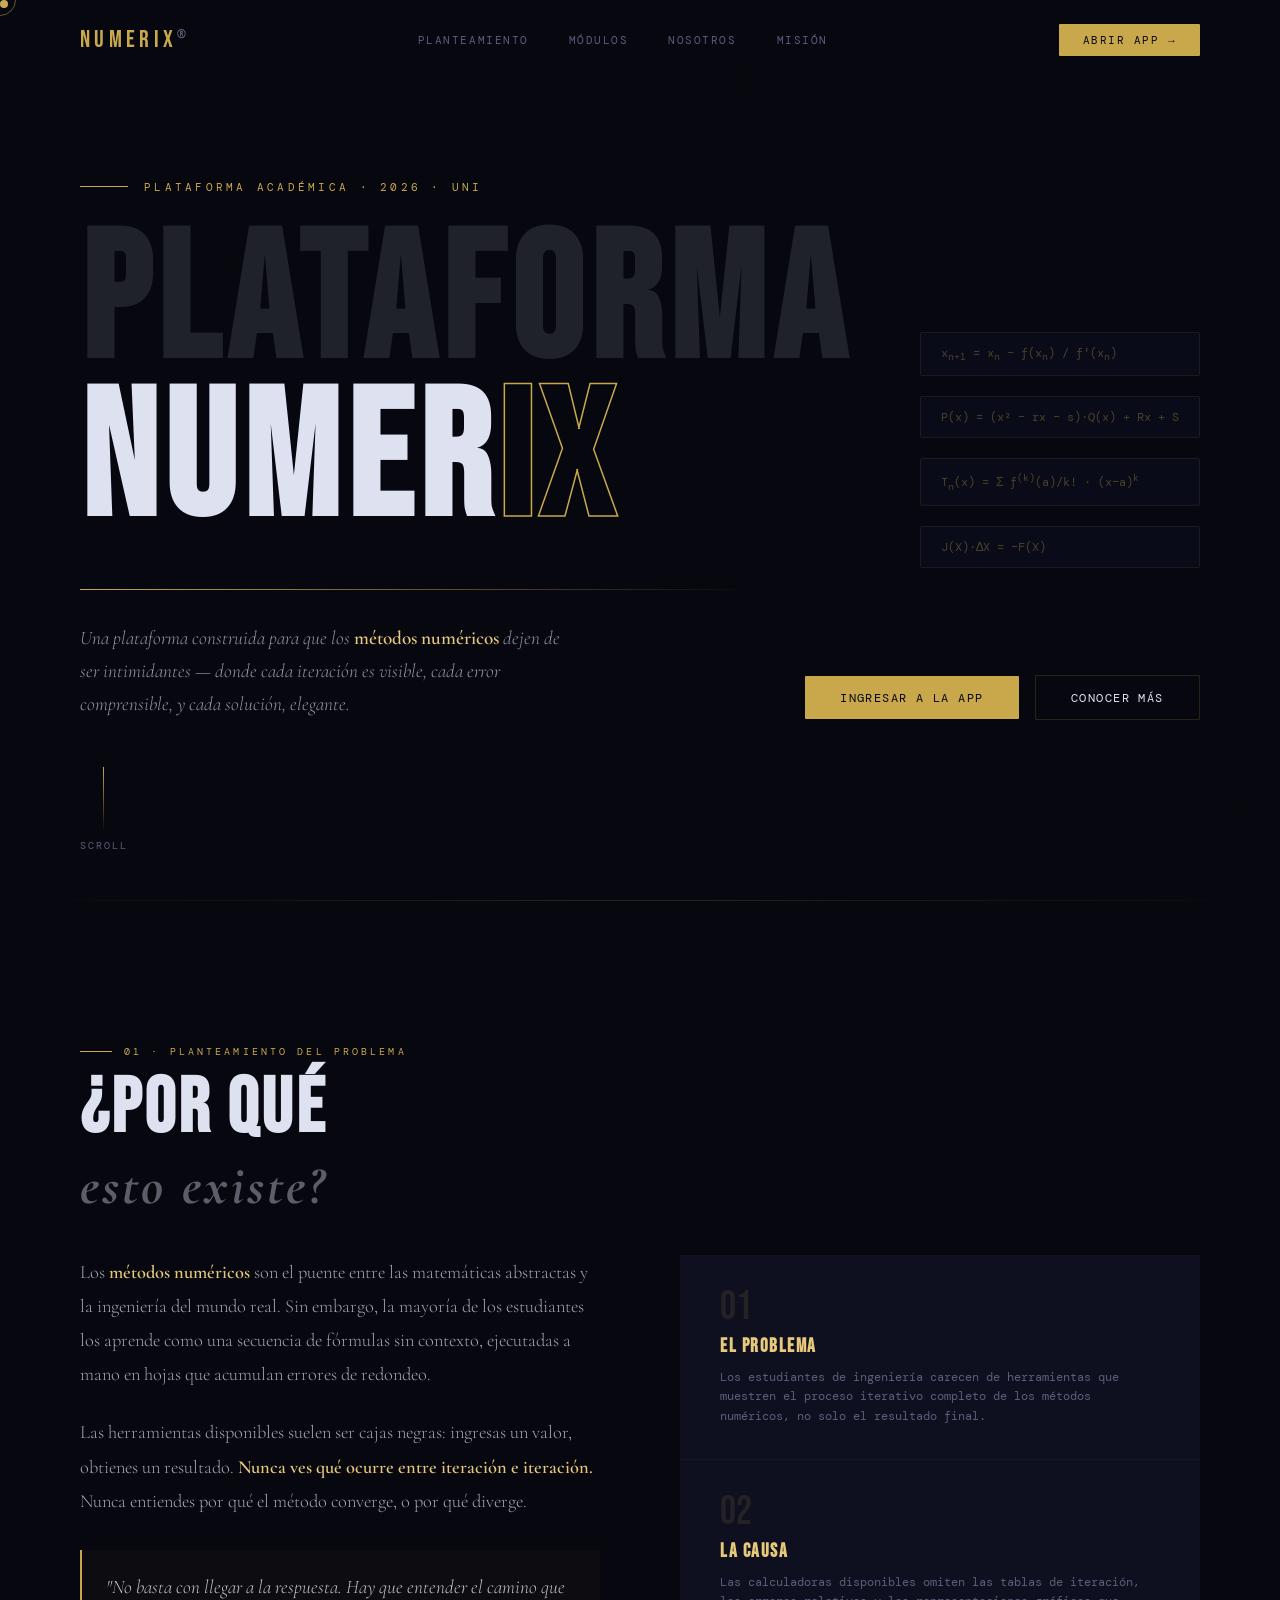
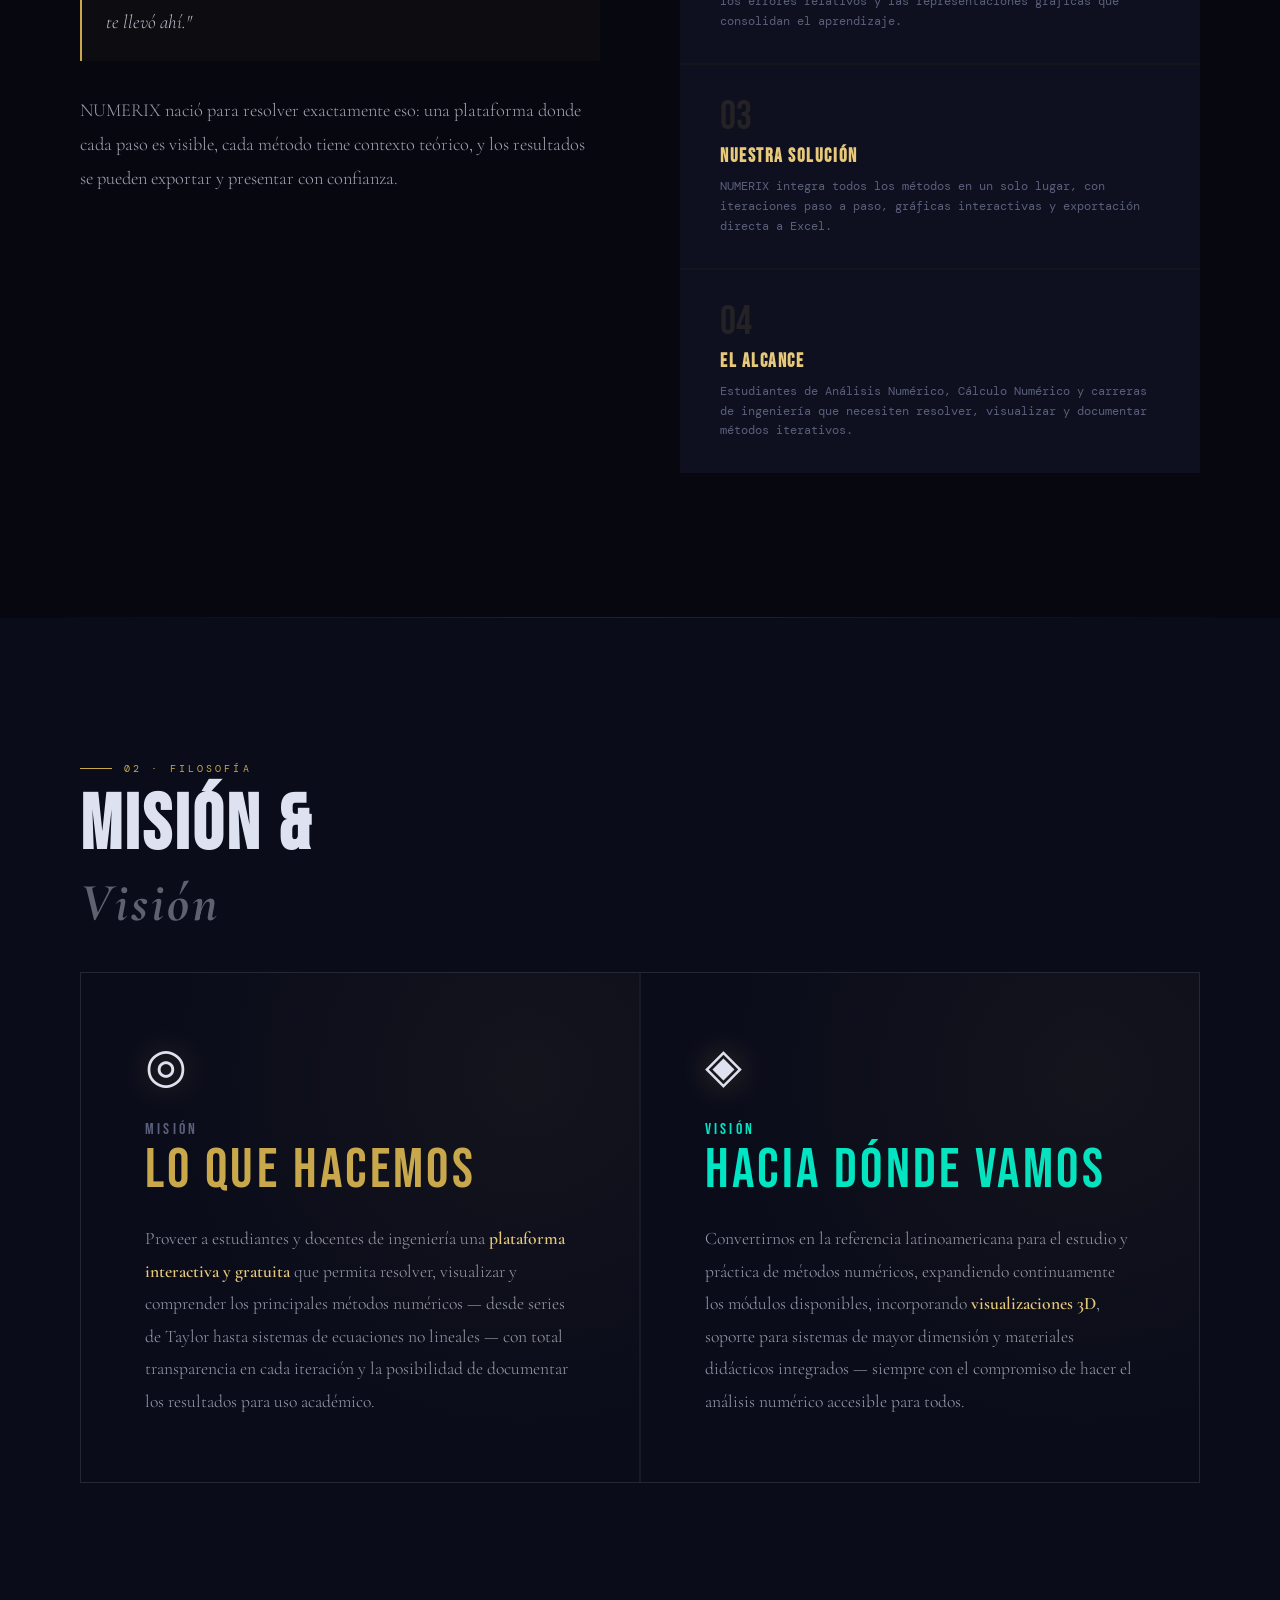
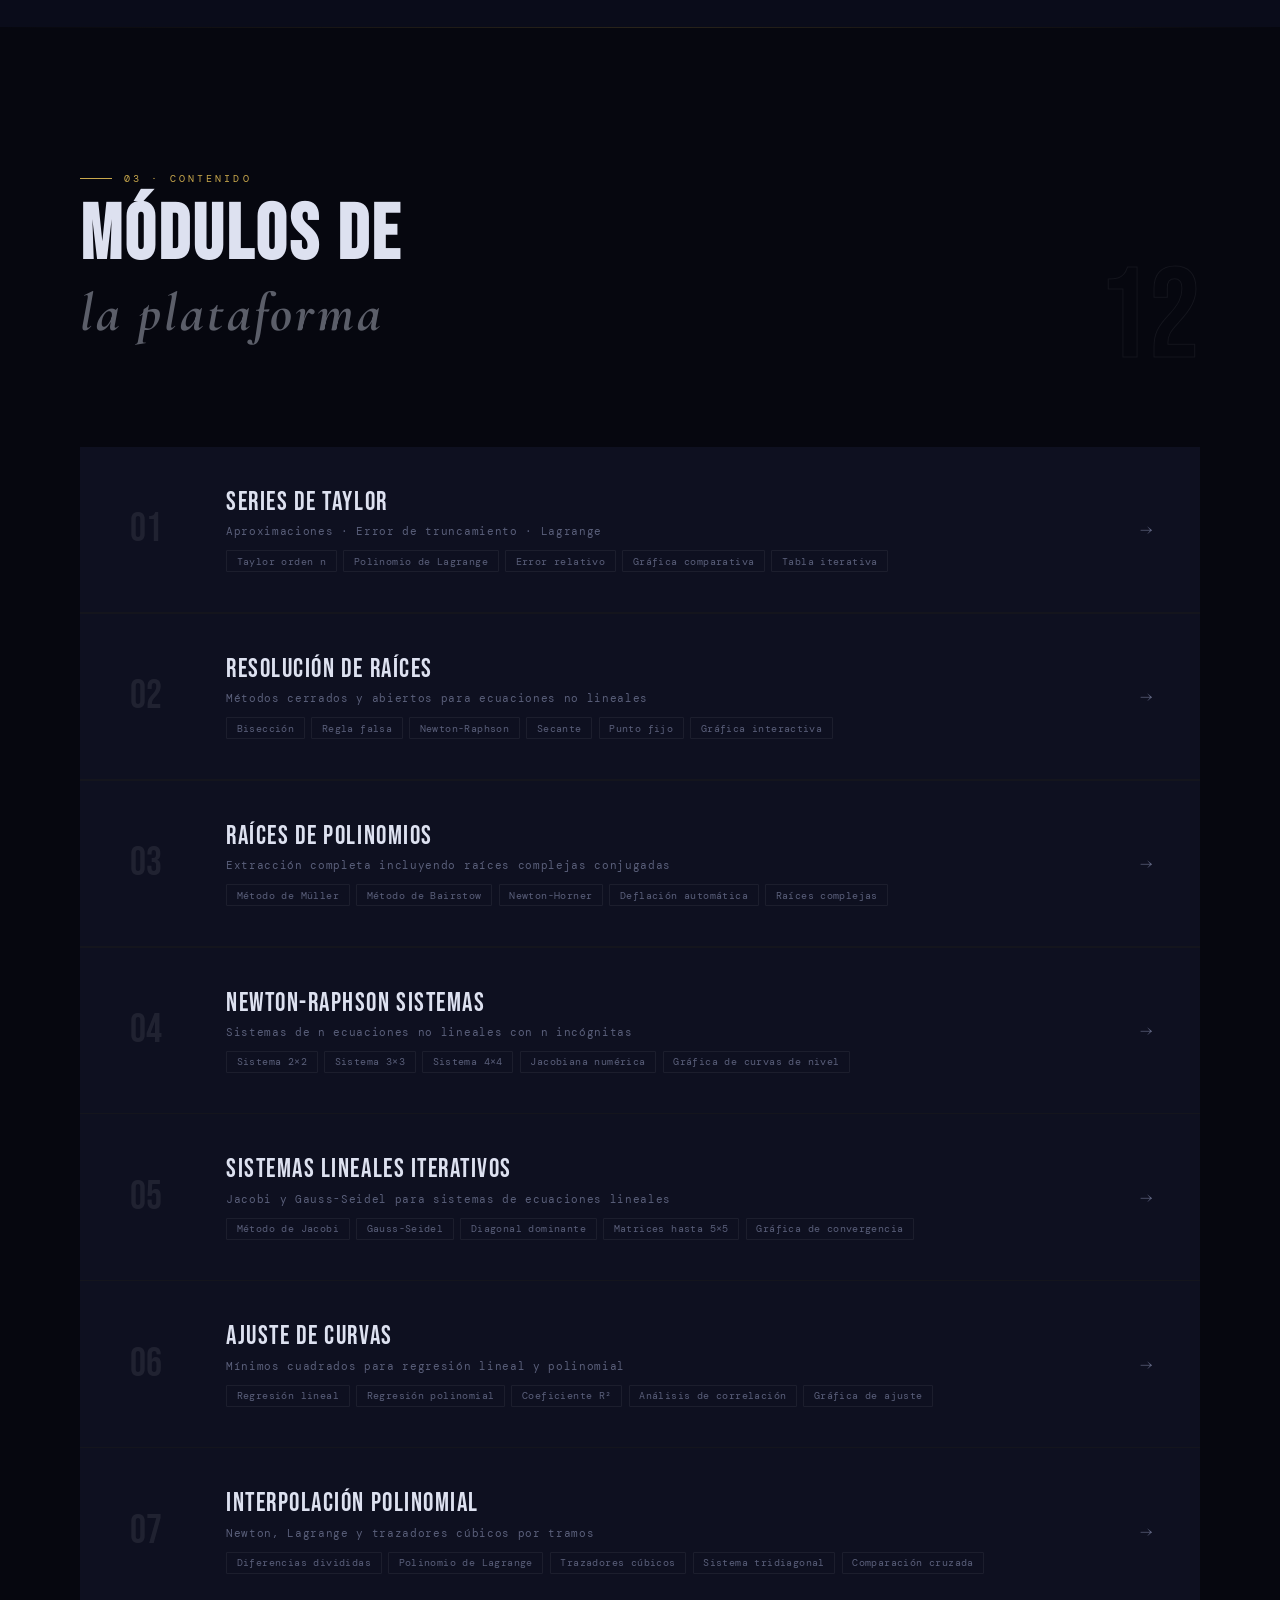
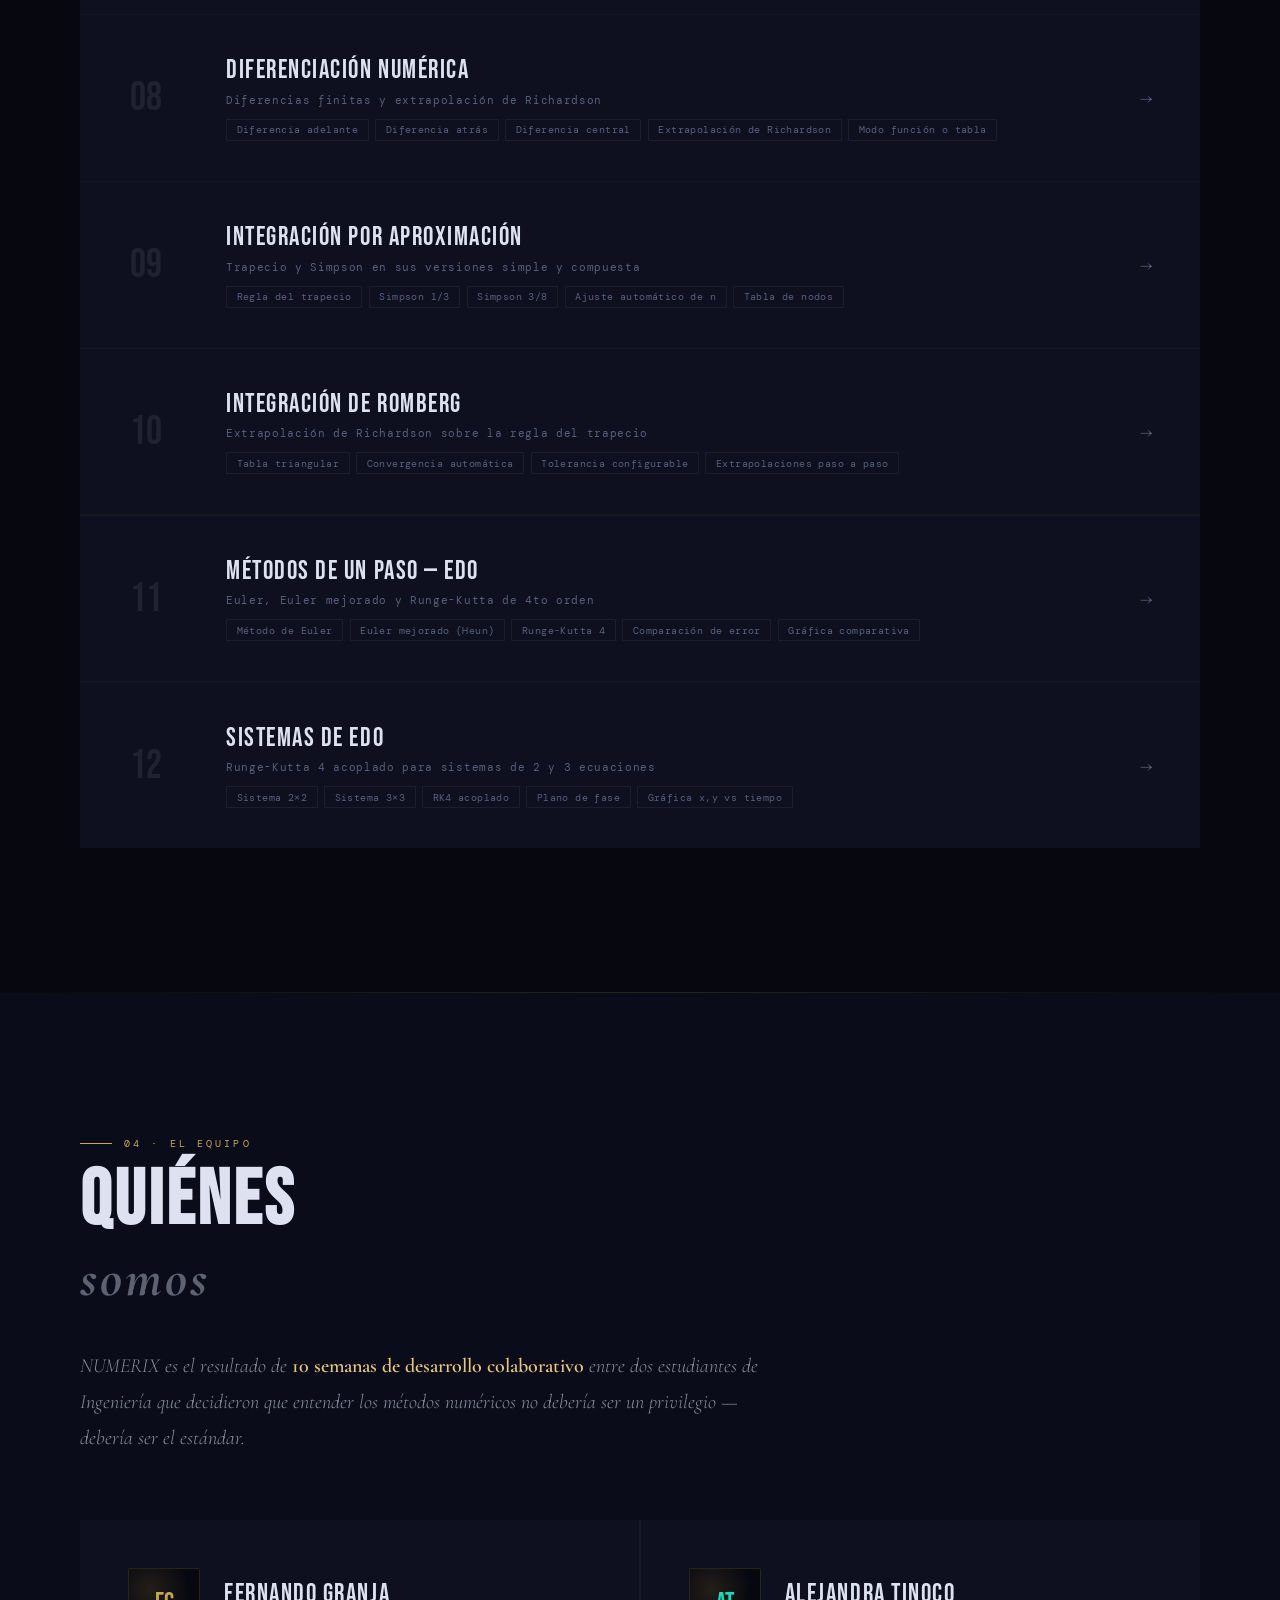
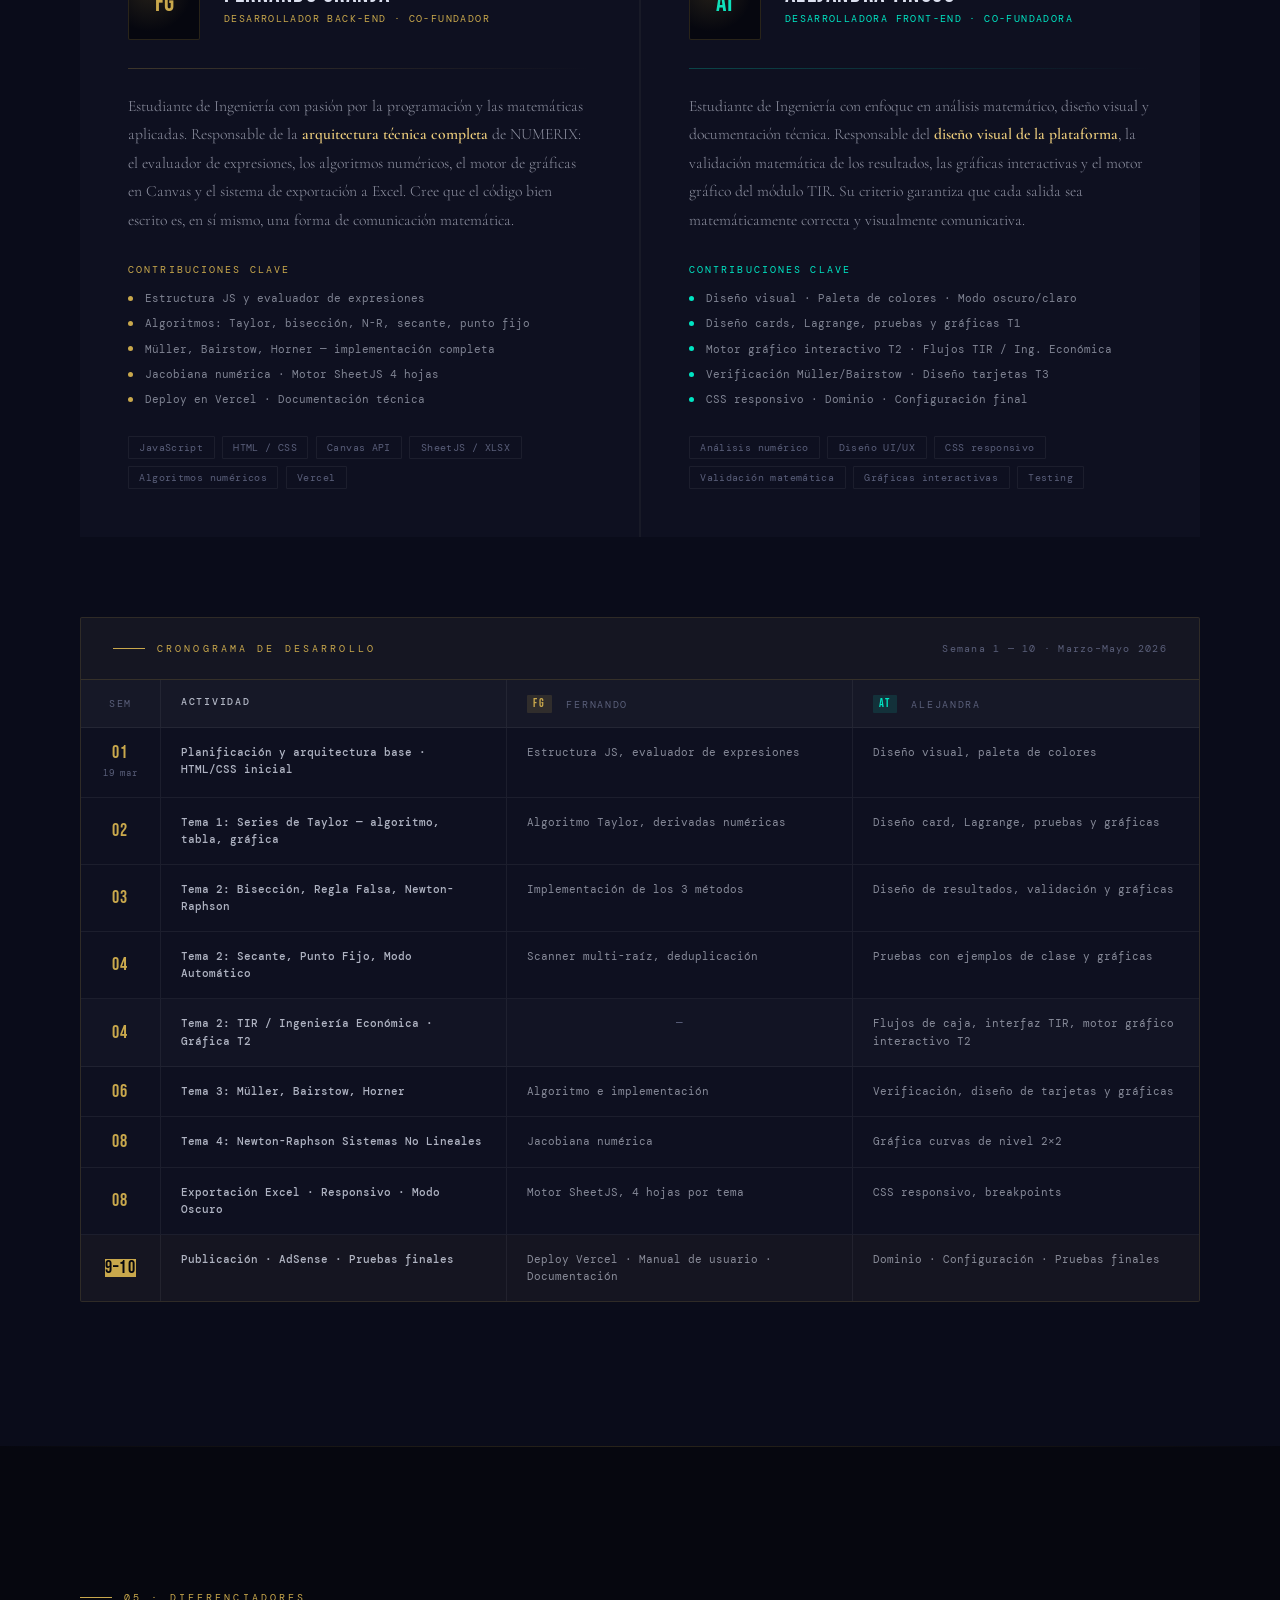
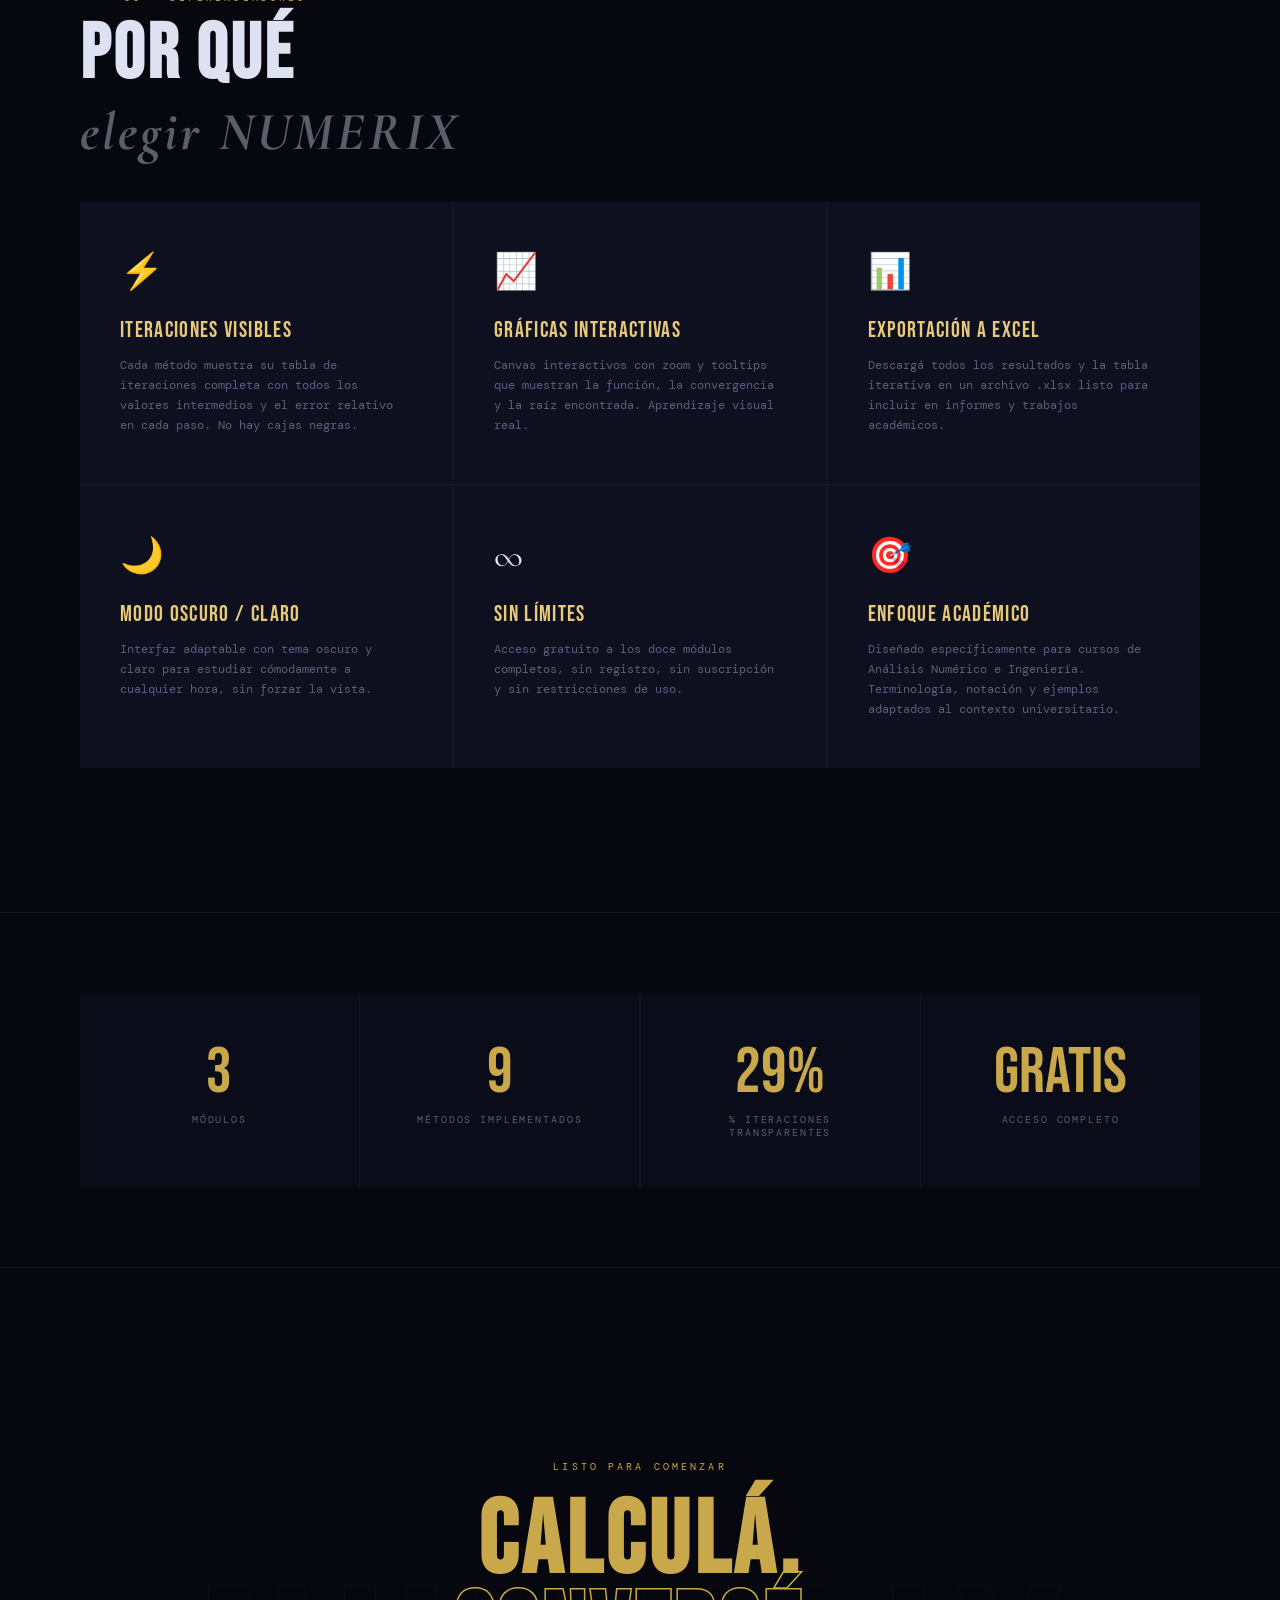
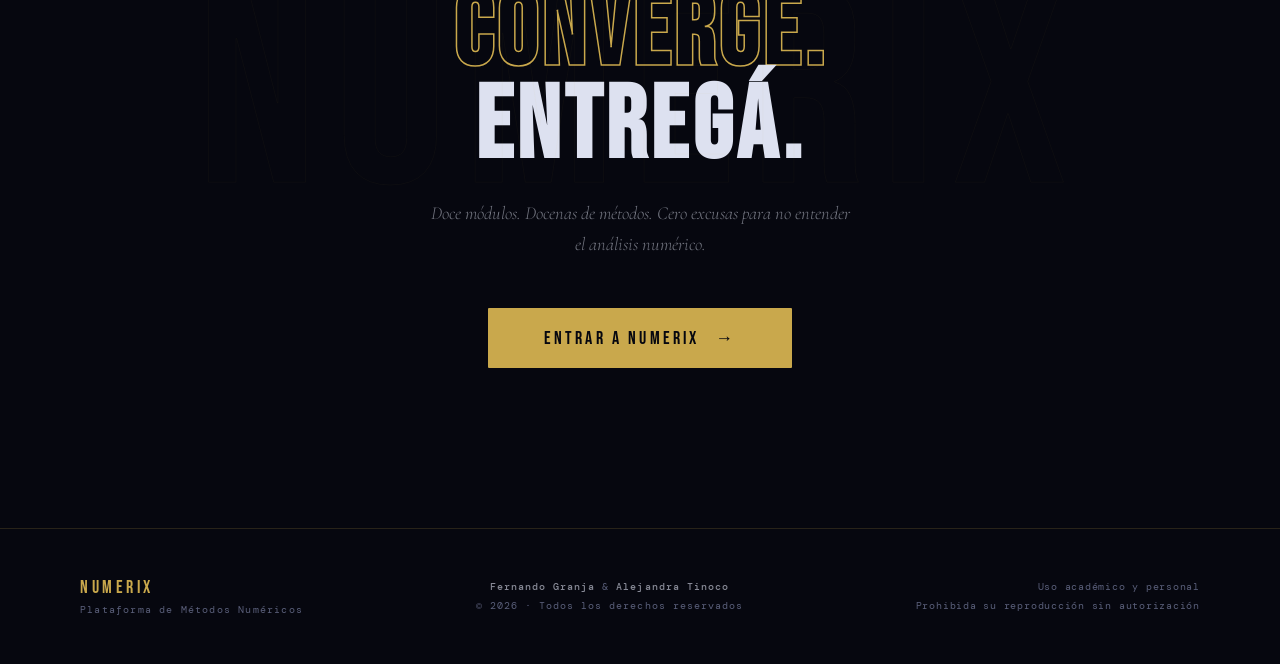
<file: index.html>
<!DOCTYPE html>
<html lang="es">
<head>
<meta charset="UTF-8"/>
<meta name="viewport" content="width=device-width, initial-scale=1.0"/>
<title>NUMERIX — Plataforma de Métodos Numéricos</title>
<link rel="preconnect" href="https://fonts.googleapis.com"/>
<link href="https://fonts.googleapis.com/css2?family=Cormorant+Garamond:ital,wght@0,300;0,400;0,600;0,700;1,300;1,400&family=DM+Mono:wght@300;400;500&family=Bebas+Neue&display=swap" rel="stylesheet"/>
<style>
:root {
  --bg:       #06070f;
  --bg2:      #0a0c1a;
  --surface:  #0e1020;
  --gold:     #c9a84c;
  --gold2:    #e8c97a;
  --teal:     #00e5c3;
  --blue:     #4a7fff;
  --text:     #dde1f0;
  --muted:    #5a5f7a;
  --border:   rgba(201,168,76,0.18);
  --border2:  rgba(255,255,255,0.06);
  --font-display: 'Bebas Neue', sans-serif;
  --font-serif:   'Cormorant Garamond', serif;
  --font-mono:    'DM Mono', monospace;
}

*,*::before,*::after{margin:0;padding:0;box-sizing:border-box;}
html{scroll-behavior:smooth;}
body{
  background:var(--bg);
  color:var(--text);
  font-family:var(--font-serif);
  overflow-x:hidden;
  cursor:none;
}

/* ═══════════════════════════════════════
   CURSOR
═══════════════════════════════════════ */
#cur{
  width:8px;height:8px;border-radius:50%;
  background:var(--gold);
  position:fixed;top:0;left:0;z-index:9999;
  pointer-events:none;
  transition:transform .08s;
  mix-blend-mode:screen;
}
#cur-ring{
  width:32px;height:32px;border-radius:50%;
  border:1px solid rgba(201,168,76,.5);
  position:fixed;top:0;left:0;z-index:9998;
  pointer-events:none;
  transition:width .2s,height .2s,border-color .2s;
}
#cur-ring.hover{width:48px;height:48px;border-color:var(--gold);}

/* ═══════════════════════════════════════
   CANVAS
═══════════════════════════════════════ */
#bgc{
  position:fixed;inset:0;z-index:0;
  opacity:.4;pointer-events:none;
}

/* ═══════════════════════════════════════
   NAV
═══════════════════════════════════════ */
nav{
  position:fixed;top:0;left:0;right:0;z-index:200;
  display:flex;align-items:center;
  padding:1.5rem 5rem;
  transition:background .4s,backdrop-filter .4s,border-color .4s;
  border-bottom:1px solid transparent;
}
nav.scrolled{
  background:rgba(6,7,15,.88);
  backdrop-filter:blur(20px);
  border-color:var(--border);
}
.nav-logo{
  font-family:var(--font-display);
  font-size:1.5rem;
  letter-spacing:.18em;
  color:var(--gold);
  text-decoration:none;
}
.nav-logo sup{font-size:.5em;letter-spacing:.05em;color:var(--muted);}
.nav-links{
  display:flex;gap:2.5rem;margin:0 auto;
}
.nav-links a{
  font-family:var(--font-mono);
  font-size:.68rem;
  letter-spacing:.14em;
  color:var(--muted);
  text-decoration:none;
  text-transform:uppercase;
  transition:color .2s;
}
.nav-links a:hover{color:var(--gold);}
.nav-btn{
  font-family:var(--font-mono);
  font-size:.68rem;
  letter-spacing:.14em;
  text-transform:uppercase;
  text-decoration:none;
  color:var(--bg);
  background:var(--gold);
  padding:.55rem 1.5rem;
  border-radius:1px;
  transition:background .2s,transform .2s,box-shadow .2s;
}
.nav-btn:hover{background:var(--gold2);transform:translateY(-1px);box-shadow:0 8px 24px rgba(201,168,76,.25);}

/* ═══════════════════════════════════════
   HERO
═══════════════════════════════════════ */
.hero{
  min-height:100vh;
  display:flex;flex-direction:column;
  justify-content:center;
  padding:0 5rem;
  position:relative;z-index:2;
}
.hero-eyebrow{
  font-family:var(--font-mono);
  font-size:.68rem;letter-spacing:.3em;
  color:var(--gold);text-transform:uppercase;
  display:flex;align-items:center;gap:1rem;
  margin-bottom:2rem;
  opacity:0;animation:fadeUp .8s ease .3s forwards;
}
.hero-eyebrow::before{content:'';width:3rem;height:1px;background:var(--gold);}
.hero-h1{
  font-family:var(--font-display);
  font-size:clamp(5rem,14vw,14rem);
  line-height:.88;letter-spacing:.04em;
  margin-bottom:1rem;
  opacity:0;animation:fadeUp .9s ease .45s forwards;
}
.hero-h1 .stroke{
  -webkit-text-stroke:1.5px var(--gold);
  color:transparent;
}
.hero-h1 .dim{opacity:.12;}
.hero-rule{
  width:100%;height:1px;
  background:linear-gradient(90deg,var(--gold),transparent 60%);
  margin:2rem 0;
  opacity:0;animation:fadeIn .8s ease .7s forwards;
  transform-origin:left;
}
.hero-bottom{
  display:flex;align-items:flex-end;justify-content:space-between;gap:3rem;
  flex-wrap:wrap;
  opacity:0;animation:fadeUp .9s ease .85s forwards;
}
.hero-desc{
  font-size:1.2rem;font-weight:300;font-style:italic;
  color:rgba(221,225,240,.65);
  max-width:480px;line-height:1.7;
}
.hero-desc strong{font-style:normal;color:var(--gold2);font-weight:600;}
.hero-actions{display:flex;gap:1rem;align-items:center;flex-shrink:0;}
.btn-gold{
  text-decoration:none;
  font-family:var(--font-mono);font-size:.75rem;
  letter-spacing:.12em;text-transform:uppercase;
  color:var(--bg);background:var(--gold);
  padding:.85rem 2.2rem;border-radius:1px;
  transition:background .2s,transform .2s,box-shadow .2s;
  position:relative;overflow:hidden;
}
.btn-gold::after{
  content:'';position:absolute;inset:0;
  background:rgba(255,255,255,.18);
  transform:translateX(-110%);
  transition:transform .35s ease;
}
.btn-gold:hover::after{transform:translateX(0);}
.btn-gold:hover{transform:translateY(-2px);box-shadow:0 12px 32px rgba(201,168,76,.3);}
.btn-outline{
  text-decoration:none;
  font-family:var(--font-mono);font-size:.75rem;
  letter-spacing:.12em;text-transform:uppercase;
  color:var(--text);
  border:1px solid var(--border);
  padding:.85rem 2.2rem;border-radius:1px;
  transition:border-color .2s,color .2s;
}
.btn-outline:hover{border-color:var(--gold);color:var(--gold);}

/* scroll line */
.hero-scroll{
  position:absolute;bottom:3rem;left:5rem;
  display:flex;flex-direction:column;align-items:center;gap:.5rem;
  font-family:var(--font-mono);font-size:.6rem;letter-spacing:.2em;
  color:var(--muted);text-transform:uppercase;
  opacity:0;animation:fadeIn 1s ease 1.4s forwards;
}
.scroll-bar{width:1px;height:4rem;background:linear-gradient(var(--gold),transparent);animation:scrollPulse 2s ease-in-out infinite;}

/* floating formulas */
.hero-float{
  position:absolute;right:5rem;top:50%;transform:translateY(-50%);
  display:flex;flex-direction:column;gap:1.25rem;
  opacity:0;animation:fadeIn 1.2s ease 1.1s forwards;
}
.fml{
  font-family:var(--font-mono);font-size:.78rem;
  color:rgba(201,168,76,.35);
  padding:.75rem 1.25rem;
  border:1px solid rgba(201,168,76,.1);
  border-radius:2px;
  background:rgba(14,16,32,.6);
  backdrop-filter:blur(8px);
  transition:color .3s,border-color .3s;
}
.fml:hover{color:rgba(201,168,76,.8);border-color:rgba(201,168,76,.35);}

/* ═══════════════════════════════════════
   SHARED SECTION STYLE
═══════════════════════════════════════ */
.section{position:relative;z-index:2;}
.section-inner{max-width:1300px;margin:0 auto;padding:0 5rem;}

.eyebrow{
  font-family:var(--font-mono);font-size:.65rem;
  letter-spacing:.3em;color:var(--gold);
  text-transform:uppercase;margin-bottom:1rem;
  display:flex;align-items:center;gap:.75rem;
}
.eyebrow::before{content:'';width:2rem;height:1px;background:var(--gold);}

h2.title{
  font-family:var(--font-display);
  font-size:clamp(3rem,6vw,6rem);
  letter-spacing:.04em;line-height:.92;
  margin-bottom:2.5rem;
}
h2.title em{
  font-family:var(--font-serif);
  font-style:italic;font-size:.7em;
  color:rgba(221,225,240,.4);
}

/* divider */
.divider{
  height:1px;
  background:linear-gradient(90deg,transparent,var(--border),transparent);
  margin:0;
}

/* ═══════════════════════════════════════
   PLANTEAMIENTO
═══════════════════════════════════════ */
.planteamiento{padding:9rem 0;}
.plan-grid{
  display:grid;grid-template-columns:1fr 1fr;gap:5rem;align-items:start;
}
.plan-text p{
  font-size:1.15rem;font-weight:300;line-height:1.85;
  color:rgba(221,225,240,.72);margin-bottom:1.5rem;
}
.plan-text p strong{color:var(--gold2);font-weight:600;}
.plan-text blockquote{
  border-left:2px solid var(--gold);
  padding:1.25rem 1.5rem;
  margin:2rem 0;
  background:rgba(201,168,76,.04);
  border-radius:0 2px 2px 0;
}
.plan-text blockquote p{
  font-style:italic;font-size:1.2rem;
  color:rgba(221,225,240,.85);margin:0;
}
.plan-cards{display:flex;flex-direction:column;gap:1.5px;background:var(--border2);}
.plan-card{
  background:var(--surface);
  padding:2rem 2.5rem;
  position:relative;overflow:hidden;
  transition:background .3s;
}
.plan-card:hover{background:#121428;}
.plan-card::before{
  content:'';position:absolute;left:0;top:0;bottom:0;
  width:2px;background:var(--card-c,var(--gold));
  transform:scaleY(0);transform-origin:top;
  transition:transform .4s ease;
}
.plan-card:hover::before{transform:scaleY(1);}
.plan-card-num{
  font-family:var(--font-display);font-size:2.5rem;
  color:rgba(201,168,76,.12);line-height:1;margin-bottom:.5rem;
}
.plan-card h3{
  font-family:var(--font-display);font-size:1.2rem;
  letter-spacing:.08em;color:var(--gold2);margin-bottom:.6rem;
}
.plan-card p{
  font-family:var(--font-mono);font-size:.72rem;
  color:var(--muted);line-height:1.7;
}

/* ═══════════════════════════════════════
   MISIÓN / VISIÓN
═══════════════════════════════════════ */
.mv-section{padding:9rem 0;background:var(--bg2);}
.mv-grid{
  display:grid;grid-template-columns:1fr 1fr;gap:1.5px;
  background:var(--border2);
  border:1px solid var(--border2);
}
.mv-block{
  background:var(--bg2);
  padding:4rem;position:relative;overflow:hidden;
}
.mv-block::after{
  content:'';position:absolute;inset:0;
  background:radial-gradient(circle at 80% 20%, rgba(201,168,76,.05),transparent 60%);
  pointer-events:none;
}
.mv-icon{
  font-size:3rem;margin-bottom:1.5rem;display:block;
  filter:drop-shadow(0 0 16px rgba(201,168,76,.4));
}
.mv-label{
  font-family:var(--font-display);font-size:1rem;
  letter-spacing:.2em;color:var(--muted);
  text-transform:uppercase;margin-bottom:.25rem;
}
.mv-title{
  font-family:var(--font-display);font-size:3.5rem;
  letter-spacing:.06em;line-height:1;
  color:var(--gold);margin-bottom:1.5rem;
}
.mv-text{
  font-size:1.1rem;font-weight:300;
  line-height:1.85;color:rgba(221,225,240,.68);
}
.mv-text strong{color:var(--gold2);font-weight:600;}

/* ═══════════════════════════════════════
   MÓDULOS
═══════════════════════════════════════ */
.modulos-section{padding:9rem 0;}
.mod-header{
  display:flex;align-items:flex-end;justify-content:space-between;
  margin-bottom:4rem;flex-wrap:wrap;gap:2rem;
}
.mod-big-num{
  font-family:var(--font-display);font-size:8rem;
  color:transparent;
  -webkit-text-stroke:1px rgba(255,255,255,.06);
  line-height:1;
}
.modules-stack{display:flex;flex-direction:column;gap:1.5px;background:var(--border2);}
.mod-row{
  background:var(--surface);
  display:grid;grid-template-columns:4rem 1fr auto;
  align-items:center;gap:2rem;
  padding:2.5rem 3rem;
  border-left:2px solid transparent;
  transition:background .3s,border-color .3s;
  cursor:default;
  position:relative;overflow:hidden;
}
.mod-row::after{
  content:'';position:absolute;inset:0;
  background:radial-gradient(circle at 0% 50%, var(--row-c,.05) 0%, transparent 50%);
  opacity:0;transition:opacity .4s;
}
.mod-row:hover::after{opacity:1;}
.mod-row:hover{background:#0e1122;border-left-color:var(--row-border,var(--gold));}
.mod-row:nth-child(1){--row-border:#c9a84c;--row-c:rgba(201,168,76,.04);}
.mod-row:nth-child(2){--row-border:#4a7fff;--row-c:rgba(74,127,255,.04);}
.mod-row:nth-child(3){--row-border:#00e5c3;--row-c:rgba(0,229,195,.04);}
.mod-row:nth-child(4){--row-border:#ff6b6b;--row-c:rgba(255,107,107,.04);}
.mod-row:nth-child(5){--row-border:#db2777;--row-c:rgba(219,39,119,.04);}
.mod-row:nth-child(6){--row-border:#10b981;--row-c:rgba(16,185,129,.04);}
.mod-row:nth-child(7){--row-border:#a78bfa;--row-c:rgba(167,139,250,.04);}
.mod-row:nth-child(8){--row-border:#fb923c;--row-c:rgba(251,146,60,.04);}
.mod-row:nth-child(9){--row-border:#818cf8;--row-c:rgba(129,140,248,.04);}
.mod-row:nth-child(10){--row-border:#22d3ee;--row-c:rgba(34,211,238,.04);}
.mod-row:nth-child(11){--row-border:#f472b6;--row-c:rgba(244,114,182,.04);}
.mod-row:nth-child(12){--row-border:#a3e635;--row-c:rgba(163,230,53,.04);}

.mod-row-num{
  font-family:var(--font-display);font-size:2.5rem;
  color:rgba(255,255,255,.08);line-height:1;
  transition:color .3s;
}
.mod-row:hover .mod-row-num{color:rgba(255,255,255,.2);}
.mod-row-body{}
.mod-row-title{
  font-family:var(--font-display);font-size:1.6rem;
  letter-spacing:.06em;margin-bottom:.4rem;
  transition:color .3s;
}
.mod-row:nth-child(1):hover .mod-row-title{color:#e8c97a;}
.mod-row:nth-child(2):hover .mod-row-title{color:#7aa8ff;}
.mod-row:nth-child(3):hover .mod-row-title{color:#00e5c3;}
.mod-row:nth-child(4):hover .mod-row-title{color:#ff8f8f;}
.mod-row:nth-child(5):hover .mod-row-title{color:#f472b6;}
.mod-row:nth-child(6):hover .mod-row-title{color:#34d399;}
.mod-row:nth-child(7):hover .mod-row-title{color:#c4b5fd;}
.mod-row:nth-child(8):hover .mod-row-title{color:#fdba74;}
.mod-row:nth-child(9):hover .mod-row-title{color:#a5b4fc;}
.mod-row:nth-child(10):hover .mod-row-title{color:#67e8f9;}
.mod-row:nth-child(11):hover .mod-row-title{color:#f9a8d4;}
.mod-row:nth-child(12):hover .mod-row-title{color:#bef264;}
.mod-row-sub{
  font-family:var(--font-mono);font-size:.7rem;
  color:var(--muted);margin-bottom:.75rem;letter-spacing:.06em;
}
.mod-tags{display:flex;flex-wrap:wrap;gap:.4rem;}
.tag{
  font-family:var(--font-mono);font-size:.62rem;
  padding:.22rem .6rem;border:1px solid var(--border2);
  border-radius:1px;color:var(--muted);letter-spacing:.04em;
  transition:border-color .2s,color .2s;
}
.mod-row:hover .tag{border-color:rgba(255,255,255,.12);color:rgba(221,225,240,.7);}
.mod-row-arrow{
  font-size:1.2rem;color:var(--muted);
  transition:transform .3s,color .3s;flex-shrink:0;
}
.mod-row:hover .mod-row-arrow{transform:translateX(6px);color:var(--gold);}

/* ═══════════════════════════════════════
   QUIÉNES SOMOS
═══════════════════════════════════════ */
.nosotros{padding:9rem 0;background:var(--bg2);}
.nos-intro{
  font-size:1.25rem;font-weight:300;font-style:italic;
  color:rgba(221,225,240,.6);line-height:1.8;
  max-width:680px;margin-bottom:4rem;
}
.nos-intro strong{color:var(--gold2);font-style:normal;font-weight:600;}

/* Dev cards */
.devs-grid{
  display:grid;grid-template-columns:1fr 1fr;gap:1.5px;
  background:var(--border2);margin-bottom:5rem;
}
.dev-card{
  background:var(--surface);
  padding:3rem;
  position:relative;overflow:hidden;
  transition:background .3s;
}
.dev-card:hover{background:#0e1020;}
.dev-card::before{
  content:'';position:absolute;
  top:0;left:0;right:0;height:2px;
  background:linear-gradient(90deg,var(--dev-c,var(--gold)),transparent);
  transform:scaleX(0);transform-origin:left;
  transition:transform .5s ease;
}
.dev-card:hover::before{transform:scaleX(1);}
.dev-card:nth-child(1){--dev-c:var(--gold);}
.dev-card:nth-child(2){--dev-c:var(--teal);}

.dev-card-top{
  display:flex;align-items:center;gap:1.5rem;
  margin-bottom:1.75rem;
}
.dev-avatar{
  width:72px;height:72px;border-radius:2px;flex-shrink:0;
  background:var(--bg);border:1px solid var(--border);
  display:flex;align-items:center;justify-content:center;
  font-family:var(--font-display);font-size:1.6rem;
  color:var(--gold);
  position:relative;overflow:hidden;
}
.dev-avatar::after{
  content:'';position:absolute;inset:0;
  background:radial-gradient(circle at 30% 30%,rgba(201,168,76,.15),transparent 60%);
}
.dev-header-text{}
.dev-name{
  font-family:var(--font-display);font-size:1.6rem;
  letter-spacing:.06em;color:var(--text);line-height:1;
  margin-bottom:.3rem;
}
.dev-role{
  font-family:var(--font-mono);font-size:.62rem;
  letter-spacing:.14em;color:var(--gold);
  text-transform:uppercase;
}
.dev-divider{
  height:1px;
  background:linear-gradient(90deg,var(--gold),transparent);
  margin-bottom:1.5rem;opacity:.25;
}
.dev-bio{
  font-size:.98rem;font-weight:300;line-height:1.82;
  color:rgba(221,225,240,.62);margin-bottom:1.75rem;
}
.dev-bio strong{color:var(--gold2);font-weight:600;}
.dev-contrib-label{
  font-family:var(--font-mono);font-size:.6rem;
  letter-spacing:.22em;color:var(--gold);
  text-transform:uppercase;margin-bottom:.85rem;
}
.dev-contribs{
  display:flex;flex-direction:column;gap:.55rem;
  margin-bottom:1.75rem;
}
.dev-contrib-item{
  display:flex;align-items:flex-start;gap:.75rem;
  font-family:var(--font-mono);font-size:.69rem;
  color:rgba(221,225,240,.55);line-height:1.5;
}
.contrib-dot{
  width:5px;height:5px;border-radius:50%;
  flex-shrink:0;margin-top:.35rem;
}
.dev-skills{display:flex;flex-wrap:wrap;gap:.45rem;}
.dev-skill{
  font-family:var(--font-mono);font-size:.6rem;
  padding:.25rem .65rem;
  border:1px solid var(--border2);
  border-radius:1px;color:var(--muted);
  letter-spacing:.04em;
  transition:border-color .2s,color .2s;
}
.dev-card:hover .dev-skill{border-color:rgba(255,255,255,.1);color:rgba(221,225,240,.6);}

/* ── CRONOGRAMA ── */
.crono-wrapper{
  border:1px solid var(--border);
  border-radius:2px;
  overflow:hidden;
  background:var(--surface);
}
.crono-header{
  display:flex;align-items:center;justify-content:space-between;
  padding:1.5rem 2rem;
  border-bottom:1px solid var(--border);
  background:rgba(201,168,76,.04);
  flex-wrap:wrap;gap:1rem;
}
.crono-period{
  font-family:var(--font-mono);font-size:.65rem;
  letter-spacing:.12em;color:var(--muted);
}
.crono-table{display:flex;flex-direction:column;}
.crono-head{
  display:grid;
  grid-template-columns:5rem 1fr 1fr 1fr;
  gap:0;
  background:rgba(255,255,255,.03);
  border-bottom:1px solid var(--border2);
}
.crono-head > div{
  padding:.9rem 1.25rem;
  font-family:var(--font-mono);font-size:.6rem;
  letter-spacing:.18em;color:var(--muted);text-transform:uppercase;
  border-right:1px solid var(--border2);
}
.crono-head > div:last-child{border-right:none;}
.crono-dev-tag{
  display:inline-block;
  font-family:var(--font-display);font-size:.75rem;
  padding:.1rem .4rem;border-radius:1px;
  margin-right:.4rem;
}
.crono-dev-tag.fg{background:rgba(201,168,76,.15);color:var(--gold);}
.crono-dev-tag.at{background:rgba(0,229,195,.12);color:var(--teal);}

.crono-row{
  display:grid;
  grid-template-columns:5rem 1fr 1fr 1fr;
  border-bottom:1px solid var(--border2);
  transition:background .2s;
}
.crono-row:last-child{border-bottom:none;}
.crono-row:hover{background:rgba(201,168,76,.025);}
.crono-row-alt{background:rgba(255,255,255,.015);}
.crono-row-final{background:rgba(201,168,76,.03);}
.crono-row-final:hover{background:rgba(201,168,76,.06);}

.crono-row > div{
  padding:1rem 1.25rem;
  font-family:var(--font-mono);font-size:.67rem;
  color:rgba(221,225,240,.58);
  line-height:1.6;
  border-right:1px solid var(--border2);
  vertical-align:top;
}
.crono-row > div:last-child{border-right:none;}
.crono-col-sem{
  display:flex;flex-direction:column;align-items:center;
  justify-content:center;gap:.3rem;
  border-right:1px solid var(--border2);
}
.sem-badge{
  font-family:var(--font-display);font-size:1.1rem;
  color:var(--gold);letter-spacing:.06em;
  line-height:1;
}
.sem-date{
  font-family:var(--font-mono);font-size:.55rem;
  color:var(--muted);letter-spacing:.08em;
}
.crono-col-act{
  color:rgba(221,225,240,.78) !important;
  font-weight:500;
}
.crono-empty{color:var(--muted) !important;text-align:center;}


/* ═══════════════════════════════════════
   FEATURES / POR QUÉ
═══════════════════════════════════════ */
.why-section{padding:9rem 0;}
.why-grid{
  display:grid;grid-template-columns:repeat(3,1fr);
  gap:1.5px;background:var(--border2);
}
.why-card{
  background:var(--surface);
  padding:3rem 2.5rem;
  position:relative;overflow:hidden;
  transition:background .3s;
}
.why-card:hover{background:#0e1122;}
.why-card-icon{
  font-size:2.2rem;margin-bottom:1.5rem;display:block;
}
.why-card-title{
  font-family:var(--font-display);font-size:1.4rem;
  letter-spacing:.06em;margin-bottom:.75rem;
  color:var(--gold2);
}
.why-card-text{
  font-family:var(--font-mono);font-size:.72rem;
  color:var(--muted);line-height:1.75;
}
.why-card::after{
  content:'';position:absolute;
  bottom:0;left:0;right:0;height:1px;
  background:linear-gradient(90deg,transparent,var(--gold),transparent);
  opacity:0;transition:opacity .4s;
}
.why-card:hover::after{opacity:1;}

/* ═══════════════════════════════════════
   STATS BAND
═══════════════════════════════════════ */
.stats-band{
  padding:5rem 0;
  border-top:1px solid var(--border2);
  border-bottom:1px solid var(--border2);
}
.stats-row{
  display:grid;grid-template-columns:repeat(4,1fr);
  gap:1.5px;background:var(--border2);
}
.stat-cell{
  background:var(--bg2);
  padding:3rem 3.5rem;
  text-align:center;
}
.stat-n{
  font-family:var(--font-display);font-size:4rem;
  color:var(--gold);line-height:1;margin-bottom:.5rem;
}
.stat-l{
  font-family:var(--font-mono);font-size:.65rem;
  letter-spacing:.18em;color:var(--muted);
  text-transform:uppercase;
}

/* ═══════════════════════════════════════
   CTA FINAL
═══════════════════════════════════════ */
.cta-final{
  padding:12rem 0 10rem;
  text-align:center;
  position:relative;
}
.cta-final::before{
  content:'NUMERIX';
  position:absolute;
  top:50%;left:50%;transform:translate(-50%,-50%);
  font-family:var(--font-display);
  font-size:clamp(8rem,22vw,20rem);
  letter-spacing:.06em;
  color:transparent;
  -webkit-text-stroke:1px rgba(201,168,76,.04);
  pointer-events:none;white-space:nowrap;
  line-height:1;
}
.cta-final .eyebrow{justify-content:center;margin-bottom:1.5rem;}
.cta-final .eyebrow::before{display:none;}
.cta-h{
  font-family:var(--font-display);
  font-size:clamp(3.5rem,8vw,8rem);
  letter-spacing:.04em;line-height:.9;
  margin-bottom:1.5rem;
}
.cta-h .gold{color:var(--gold);}
.cta-h .stroke{
  -webkit-text-stroke:1.5px var(--gold);
  color:transparent;
}
.cta-sub{
  font-family:var(--font-serif);font-size:1.15rem;font-weight:300;font-style:italic;
  color:rgba(221,225,240,.5);max-width:420px;margin:0 auto 3rem;
  line-height:1.7;
}
.cta-big-btn{
  display:inline-flex;align-items:center;gap:1rem;
  text-decoration:none;
  font-family:var(--font-display);font-size:1.1rem;
  letter-spacing:.18em;
  color:var(--bg);background:var(--gold);
  padding:1.2rem 3.5rem;border-radius:1px;
  transition:background .2s,transform .25s,box-shadow .25s;
  position:relative;overflow:hidden;
}
.cta-big-btn::before{
  content:'';position:absolute;inset:0;
  background:linear-gradient(120deg,transparent 30%,rgba(255,255,255,.2),transparent 70%);
  transform:translateX(-100%);
  transition:transform .5s ease;
}
.cta-big-btn:hover::before{transform:translateX(100%);}
.cta-big-btn:hover{
  background:var(--gold2);
  transform:translateY(-4px);
  box-shadow:0 20px 50px rgba(201,168,76,.3);
}
.cta-big-btn .arr{transition:transform .3s;}
.cta-big-btn:hover .arr{transform:translateX(6px);}

/* ═══════════════════════════════════════
   FOOTER
═══════════════════════════════════════ */
footer{
  padding:3rem 5rem;
  border-top:1px solid var(--border);
  display:flex;align-items:center;justify-content:space-between;
  flex-wrap:wrap;gap:1.5rem;
  position:relative;z-index:2;
}
.footer-brand{
  display:flex;flex-direction:column;gap:.3rem;
}
.footer-logo{
  font-family:var(--font-display);font-size:1.1rem;
  letter-spacing:.2em;color:var(--gold);
}
.footer-tag{
  font-family:var(--font-mono);font-size:.62rem;
  letter-spacing:.12em;color:var(--muted);
}
.footer-mid{
  font-family:var(--font-mono);font-size:.65rem;
  letter-spacing:.1em;color:var(--muted);
  text-align:center;
  line-height:1.9;
}
.footer-mid strong{color:rgba(221,225,240,.6);font-weight:500;}
.footer-right{
  font-family:var(--font-mono);font-size:.6rem;
  letter-spacing:.08em;color:var(--muted);
  text-align:right;line-height:2;
}

/* ═══════════════════════════════════════
   ANIMATIONS & REVEAL
═══════════════════════════════════════ */
@keyframes fadeUp{from{opacity:0;transform:translateY(28px);}to{opacity:1;transform:none;}}
@keyframes fadeIn{from{opacity:0;}to{opacity:1;}}
@keyframes scrollPulse{0%,100%{opacity:.2;transform:scaleY(.5);}50%{opacity:1;transform:scaleY(1);}}
@keyframes shimmer{0%{background-position:-200% 0;}100%{background-position:200% 0;}}

.reveal{opacity:0;transform:translateY(36px);transition:opacity .8s ease,transform .8s ease;}
.reveal.visible{opacity:1;transform:none;}
.reveal-delay-1{transition-delay:.1s;}
.reveal-delay-2{transition-delay:.2s;}
.reveal-delay-3{transition-delay:.3s;}
.reveal-delay-4{transition-delay:.4s;}

/* ═══════════════════════════════════════
   RESPONSIVE
═══════════════════════════════════════ */
@media(max-width:960px){
  nav{padding:1.25rem 2rem;}
  .nav-links{display:none;}
  .hero{padding:0 2rem;}
  .hero-float{display:none;}
  .hero-scroll{left:2rem;}
  .section-inner{padding:0 2rem;}
  .plan-grid,.mv-grid,.devs-grid,.why-grid,.stats-row{grid-template-columns:1fr;}
  .mod-row{grid-template-columns:3rem 1fr;}
  .mod-row-arrow{display:none;}
  .cta-final{padding:7rem 0 6rem;}
  footer{padding:2.5rem 2rem;flex-direction:column;text-align:center;}
  .footer-right{text-align:center;}
  .crono-head,.crono-row{grid-template-columns:3.5rem 1fr;}
  .crono-head>div:nth-child(3),.crono-head>div:nth-child(4),
  .crono-row>div:nth-child(3),.crono-row>div:nth-child(4){display:none;}
  .dev-card-top{flex-direction:column;align-items:flex-start;}
}
</style>
</head>
<body>

<div id="cur"></div>
<div id="cur-ring"></div>
<canvas id="bgc"></canvas>

<!-- ═══ NAV ══════════════════════════════════ -->
<nav id="nav">
  <a href="#" class="nav-logo">NUMERIX<sup>®</sup></a>
  <div class="nav-links">
    <a href="#planteamiento">Planteamiento</a>
    <a href="#modulos">Módulos</a>
    <a href="#nosotros">Nosotros</a>
    <a href="#mision">Misión</a>
  </div>
  <a href="app.html" class="nav-btn">Abrir App →</a>
</nav>

<!-- ═══ HERO ══════════════════════════════════ -->
<section class="hero section">
  <div class="hero-eyebrow">Plataforma Académica · 2026 · UNI</div>
  <h1 class="hero-h1">
    <span class="dim">PLATAFORMA</span><br>
    NUMER<span class="stroke">IX</span>
  </h1>
  <div class="hero-rule"></div>
  <div class="hero-bottom">
    <p class="hero-desc">
      Una plataforma construida para que los <strong>métodos numéricos</strong>
      dejen de ser intimidantes — donde cada iteración es visible,
      cada error comprensible, y cada solución, elegante.
    </p>
    <div class="hero-actions">
      <a href="app.html" class="btn-gold">Ingresar a la App</a>
      <a href="#planteamiento" class="btn-outline">Conocer más</a>
    </div>
  </div>

  <div class="hero-float">
    <div class="fml">x<sub>n+1</sub> = x<sub>n</sub> − f(x<sub>n</sub>) / f′(x<sub>n</sub>)</div>
    <div class="fml">P(x) = (x² − rx − s)·Q(x) + Rx + S</div>
    <div class="fml">T<sub>n</sub>(x) = Σ f<sup>(k)</sup>(a)/k! · (x−a)<sup>k</sup></div>
    <div class="fml">J(X)·ΔX = −F(X)</div>
  </div>

  <div class="hero-scroll">
    <div class="scroll-bar"></div>
    Scroll
  </div>
</section>

<div class="divider"></div>

<!-- ═══ PLANTEAMIENTO ═════════════════════════ -->
<section class="section planteamiento" id="planteamiento">
  <div class="section-inner">
    <div class="reveal">
      <div class="eyebrow">01 · Planteamiento del problema</div>
      <h2 class="title">¿Por qué<br><em>esto existe?</em></h2>
    </div>
    <div class="plan-grid reveal">
      <div class="plan-text">
        <p>
          Los <strong>métodos numéricos</strong> son el puente entre las matemáticas
          abstractas y la ingeniería del mundo real. Sin embargo, la mayoría de los
          estudiantes los aprende como una secuencia de fórmulas sin contexto,
          ejecutadas a mano en hojas que acumulan errores de redondeo.
        </p>
        <p>
          Las herramientas disponibles suelen ser cajas negras: ingresas un valor,
          obtienes un resultado. <strong>Nunca ves qué ocurre entre iteración e iteración.</strong>
          Nunca entiendes por qué el método converge, o por qué diverge.
        </p>
        <blockquote>
          <p>"No basta con llegar a la respuesta. Hay que entender el camino que te llevó ahí."</p>
        </blockquote>
        <p>
          NUMERIX nació para resolver exactamente eso: una plataforma donde
          cada paso es visible, cada método tiene contexto teórico, y los
          resultados se pueden exportar y presentar con confianza.
        </p>
      </div>
      <div class="plan-cards">
        <div class="plan-card" style="--card-c:var(--gold);">
          <div class="plan-card-num">01</div>
          <h3>EL PROBLEMA</h3>
          <p>Los estudiantes de ingeniería carecen de herramientas que muestren el proceso iterativo completo de los métodos numéricos, no solo el resultado final.</p>
        </div>
        <div class="plan-card" style="--card-c:var(--blue);">
          <div class="plan-card-num">02</div>
          <h3>LA CAUSA</h3>
          <p>Las calculadoras disponibles omiten las tablas de iteración, los errores relativos y las representaciones gráficas que consolidan el aprendizaje.</p>
        </div>
        <div class="plan-card" style="--card-c:var(--teal);">
          <div class="plan-card-num">03</div>
          <h3>NUESTRA SOLUCIÓN</h3>
          <p>NUMERIX integra todos los métodos en un solo lugar, con iteraciones paso a paso, gráficas interactivas y exportación directa a Excel.</p>
        </div>
        <div class="plan-card" style="--card-c:#ff6b6b;">
          <div class="plan-card-num">04</div>
          <h3>EL ALCANCE</h3>
          <p>Estudiantes de Análisis Numérico, Cálculo Numérico y carreras de ingeniería que necesiten resolver, visualizar y documentar métodos iterativos.</p>
        </div>
      </div>
    </div>
  </div>
</section>

<div class="divider"></div>

<!-- ═══ MISIÓN / VISIÓN ═══════════════════════ -->
<section class="section mv-section" id="mision">
  <div class="section-inner">
    <div class="reveal">
      <div class="eyebrow">02 · Filosofía</div>
      <h2 class="title">Misión &<br><em>Visión</em></h2>
    </div>
    <div class="mv-grid reveal">
      <div class="mv-block">
        <span class="mv-icon">◎</span>
        <div class="mv-label">Misión</div>
        <div class="mv-title">LO QUE HACEMOS</div>
        <p class="mv-text">
          Proveer a estudiantes y docentes de ingeniería una <strong>plataforma interactiva y gratuita</strong>
          que permita resolver, visualizar y comprender los principales métodos numéricos — desde series
          de Taylor hasta sistemas de ecuaciones no lineales — con total transparencia en cada iteración
          y la posibilidad de documentar los resultados para uso académico.
        </p>
      </div>
      <div class="mv-block" style="--gold:var(--teal);">
        <span class="mv-icon">◈</span>
        <div class="mv-label" style="color:var(--teal);">Visión</div>
        <div class="mv-title" style="color:var(--teal);">HACIA DÓNDE VAMOS</div>
        <p class="mv-text">
          Convertirnos en la referencia latinoamericana para el estudio y práctica de métodos numéricos,
          expandiendo continuamente los módulos disponibles, incorporando <strong>visualizaciones 3D</strong>,
          soporte para sistemas de mayor dimensión y materiales didácticos integrados — siempre con el
          compromiso de hacer el análisis numérico accesible para todos.
        </p>
      </div>
    </div>
  </div>
</section>

<div class="divider"></div>

<!-- ═══ MÓDULOS ═══════════════════════════════ -->
<section class="section modulos-section" id="modulos">
  <div class="section-inner">
    <div class="mod-header reveal">
      <div>
        <div class="eyebrow">03 · Contenido</div>
        <h2 class="title">Módulos de<br><em>la plataforma</em></h2>
      </div>
      <div class="mod-big-num">12</div>
    </div>
    <div class="modules-stack reveal">
      <div class="mod-row">
        <div class="mod-row-num">01</div>
        <div class="mod-row-body">
          <div class="mod-row-title">SERIES DE TAYLOR</div>
          <div class="mod-row-sub">Aproximaciones · Error de truncamiento · Lagrange</div>
          <div class="mod-tags">
            <span class="tag">Taylor orden n</span>
            <span class="tag">Polinomio de Lagrange</span>
            <span class="tag">Error relativo</span>
            <span class="tag">Gráfica comparativa</span>
            <span class="tag">Tabla iterativa</span>
          </div>
        </div>
        <div class="mod-row-arrow">→</div>
      </div>
      <div class="mod-row">
        <div class="mod-row-num">02</div>
        <div class="mod-row-body">
          <div class="mod-row-title">RESOLUCIÓN DE RAÍCES</div>
          <div class="mod-row-sub">Métodos cerrados y abiertos para ecuaciones no lineales</div>
          <div class="mod-tags">
            <span class="tag">Bisección</span>
            <span class="tag">Regla falsa</span>
            <span class="tag">Newton-Raphson</span>
            <span class="tag">Secante</span>
            <span class="tag">Punto fijo</span>
            <span class="tag">Gráfica interactiva</span>
          </div>
        </div>
        <div class="mod-row-arrow">→</div>
      </div>
      <div class="mod-row">
        <div class="mod-row-num">03</div>
        <div class="mod-row-body">
          <div class="mod-row-title">RAÍCES DE POLINOMIOS</div>
          <div class="mod-row-sub">Extracción completa incluyendo raíces complejas conjugadas</div>
          <div class="mod-tags">
            <span class="tag">Método de Müller</span>
            <span class="tag">Método de Bairstow</span>
            <span class="tag">Newton-Horner</span>
            <span class="tag">Deflación automática</span>
            <span class="tag">Raíces complejas</span>
          </div>
        </div>
        <div class="mod-row-arrow">→</div>
      </div>
      <div class="mod-row">
        <div class="mod-row-num">04</div>
        <div class="mod-row-body">
          <div class="mod-row-title">NEWTON-RAPHSON SISTEMAS</div>
          <div class="mod-row-sub">Sistemas de n ecuaciones no lineales con n incógnitas</div>
          <div class="mod-tags">
            <span class="tag">Sistema 2×2</span>
            <span class="tag">Sistema 3×3</span>
            <span class="tag">Sistema 4×4</span>
            <span class="tag">Jacobiana numérica</span>
            <span class="tag">Gráfica de curvas de nivel</span>
          </div>
        </div>
        <div class="mod-row-arrow">→</div>
      </div>
      <div class="mod-row">
        <div class="mod-row-num">05</div>
        <div class="mod-row-body">
          <div class="mod-row-title">SISTEMAS LINEALES ITERATIVOS</div>
          <div class="mod-row-sub">Jacobi y Gauss-Seidel para sistemas de ecuaciones lineales</div>
          <div class="mod-tags">
            <span class="tag">Método de Jacobi</span>
            <span class="tag">Gauss-Seidel</span>
            <span class="tag">Diagonal dominante</span>
            <span class="tag">Matrices hasta 5×5</span>
            <span class="tag">Gráfica de convergencia</span>
          </div>
        </div>
        <div class="mod-row-arrow">→</div>
      </div>
      <div class="mod-row">
        <div class="mod-row-num">06</div>
        <div class="mod-row-body">
          <div class="mod-row-title">AJUSTE DE CURVAS</div>
          <div class="mod-row-sub">Mínimos cuadrados para regresión lineal y polinomial</div>
          <div class="mod-tags">
            <span class="tag">Regresión lineal</span>
            <span class="tag">Regresión polinomial</span>
            <span class="tag">Coeficiente R²</span>
            <span class="tag">Análisis de correlación</span>
            <span class="tag">Gráfica de ajuste</span>
          </div>
        </div>
        <div class="mod-row-arrow">→</div>
      </div>
      <div class="mod-row">
        <div class="mod-row-num">07</div>
        <div class="mod-row-body">
          <div class="mod-row-title">INTERPOLACIÓN POLINOMIAL</div>
          <div class="mod-row-sub">Newton, Lagrange y trazadores cúbicos por tramos</div>
          <div class="mod-tags">
            <span class="tag">Diferencias divididas</span>
            <span class="tag">Polinomio de Lagrange</span>
            <span class="tag">Trazadores cúbicos</span>
            <span class="tag">Sistema tridiagonal</span>
            <span class="tag">Comparación cruzada</span>
          </div>
        </div>
        <div class="mod-row-arrow">→</div>
      </div>
      <div class="mod-row">
        <div class="mod-row-num">08</div>
        <div class="mod-row-body">
          <div class="mod-row-title">DIFERENCIACIÓN NUMÉRICA</div>
          <div class="mod-row-sub">Diferencias finitas y extrapolación de Richardson</div>
          <div class="mod-tags">
            <span class="tag">Diferencia adelante</span>
            <span class="tag">Diferencia atrás</span>
            <span class="tag">Diferencia central</span>
            <span class="tag">Extrapolación de Richardson</span>
            <span class="tag">Modo función o tabla</span>
          </div>
        </div>
        <div class="mod-row-arrow">→</div>
      </div>
      <div class="mod-row">
        <div class="mod-row-num">09</div>
        <div class="mod-row-body">
          <div class="mod-row-title">INTEGRACIÓN POR APROXIMACIÓN</div>
          <div class="mod-row-sub">Trapecio y Simpson en sus versiones simple y compuesta</div>
          <div class="mod-tags">
            <span class="tag">Regla del trapecio</span>
            <span class="tag">Simpson 1/3</span>
            <span class="tag">Simpson 3/8</span>
            <span class="tag">Ajuste automático de n</span>
            <span class="tag">Tabla de nodos</span>
          </div>
        </div>
        <div class="mod-row-arrow">→</div>
      </div>
      <div class="mod-row">
        <div class="mod-row-num">10</div>
        <div class="mod-row-body">
          <div class="mod-row-title">INTEGRACIÓN DE ROMBERG</div>
          <div class="mod-row-sub">Extrapolación de Richardson sobre la regla del trapecio</div>
          <div class="mod-tags">
            <span class="tag">Tabla triangular</span>
            <span class="tag">Convergencia automática</span>
            <span class="tag">Tolerancia configurable</span>
            <span class="tag">Extrapolaciones paso a paso</span>
          </div>
        </div>
        <div class="mod-row-arrow">→</div>
      </div>
      <div class="mod-row">
        <div class="mod-row-num">11</div>
        <div class="mod-row-body">
          <div class="mod-row-title">MÉTODOS DE UN PASO — EDO</div>
          <div class="mod-row-sub">Euler, Euler mejorado y Runge-Kutta de 4to orden</div>
          <div class="mod-tags">
            <span class="tag">Método de Euler</span>
            <span class="tag">Euler mejorado (Heun)</span>
            <span class="tag">Runge-Kutta 4</span>
            <span class="tag">Comparación de error</span>
            <span class="tag">Gráfica comparativa</span>
          </div>
        </div>
        <div class="mod-row-arrow">→</div>
      </div>
      <div class="mod-row">
        <div class="mod-row-num">12</div>
        <div class="mod-row-body">
          <div class="mod-row-title">SISTEMAS DE EDO</div>
          <div class="mod-row-sub">Runge-Kutta 4 acoplado para sistemas de 2 y 3 ecuaciones</div>
          <div class="mod-tags">
            <span class="tag">Sistema 2×2</span>
            <span class="tag">Sistema 3×3</span>
            <span class="tag">RK4 acoplado</span>
            <span class="tag">Plano de fase</span>
            <span class="tag">Gráfica x,y vs tiempo</span>
          </div>
        </div>
        <div class="mod-row-arrow">→</div>
      </div>
    </div>
  </div>
</section>

<div class="divider"></div>

<!-- ═══ QUIÉNES SOMOS ═════════════════════════ -->
<section class="section nosotros" id="nosotros">
  <div class="section-inner">

    <!-- Header -->
    <div class="reveal">
      <div class="eyebrow">04 · El equipo</div>
      <h2 class="title">Quiénes<br><em>somos</em></h2>
      <p class="nos-intro">
        NUMERIX es el resultado de <strong>10 semanas de desarrollo colaborativo</strong> entre
        dos estudiantes de Ingeniería que decidieron que entender los métodos numéricos
        no debería ser un privilegio — debería ser el estándar.
      </p>
    </div>

    <!-- Dev cards mejoradas -->
    <div class="devs-grid reveal">

      <!-- Fernando -->
      <div class="dev-card">
        <div class="dev-card-top">
          <div class="dev-avatar">FG</div>
          <div class="dev-header-text">
            <div class="dev-name">FERNANDO GRANJA</div>
            <div class="dev-role">Desarrollador Back-End · Co-fundador</div>
          </div>
        </div>
        <div class="dev-divider"></div>
        <p class="dev-bio">
          Estudiante de Ingeniería con pasión por la programación y las matemáticas aplicadas.
          Responsable de la <strong>arquitectura técnica completa</strong> de NUMERIX: el evaluador
          de expresiones, los algoritmos numéricos, el motor de gráficas en Canvas y el sistema
          de exportación a Excel. Cree que el código bien escrito es, en sí mismo, una forma
          de comunicación matemática.
        </p>
        <div class="dev-contrib-label">CONTRIBUCIONES CLAVE</div>
        <div class="dev-contribs">
          <div class="dev-contrib-item">
            <span class="contrib-dot" style="background:var(--gold);"></span>
            <span>Estructura JS y evaluador de expresiones</span>
          </div>
          <div class="dev-contrib-item">
            <span class="contrib-dot" style="background:var(--gold);"></span>
            <span>Algoritmos: Taylor, bisección, N-R, secante, punto fijo</span>
          </div>
          <div class="dev-contrib-item">
            <span class="contrib-dot" style="background:var(--gold);"></span>
            <span>Müller, Bairstow, Horner — implementación completa</span>
          </div>
          <div class="dev-contrib-item">
            <span class="contrib-dot" style="background:var(--gold);"></span>
            <span>Jacobiana numérica · Motor SheetJS 4 hojas</span>
          </div>
          <div class="dev-contrib-item">
            <span class="contrib-dot" style="background:var(--gold);"></span>
            <span>Deploy en Vercel · Documentación técnica</span>
          </div>
        </div>
        <div class="dev-skills">
          <span class="dev-skill">JavaScript</span>
          <span class="dev-skill">HTML / CSS</span>
          <span class="dev-skill">Canvas API</span>
          <span class="dev-skill">SheetJS / XLSX</span>
          <span class="dev-skill">Algoritmos numéricos</span>
          <span class="dev-skill">Vercel</span>
        </div>
      </div>

      <!-- Alejandra -->
      <div class="dev-card">
        <div class="dev-card-top">
          <div class="dev-avatar" style="color:var(--teal);">AT</div>
          <div class="dev-header-text">
            <div class="dev-name">ALEJANDRA TINOCO</div>
            <div class="dev-role" style="color:var(--teal);">Desarrolladora Front-End · Co-fundadora</div>
          </div>
        </div>
        <div class="dev-divider" style="background:linear-gradient(90deg,var(--teal),transparent);"></div>
        <p class="dev-bio">
          Estudiante de Ingeniería con enfoque en análisis matemático, diseño visual y
          documentación técnica. Responsable del <strong>diseño visual de la plataforma</strong>,
          la validación matemática de los resultados, las gráficas interactivas
          y el motor gráfico del módulo TIR. Su criterio garantiza que cada salida sea
          matemáticamente correcta y visualmente comunicativa.
        </p>
        <div class="dev-contrib-label" style="color:var(--teal);">CONTRIBUCIONES CLAVE</div>
        <div class="dev-contribs">
          <div class="dev-contrib-item">
            <span class="contrib-dot" style="background:var(--teal);"></span>
            <span>Diseño visual · Paleta de colores · Modo oscuro/claro</span>
          </div>
          <div class="dev-contrib-item">
            <span class="contrib-dot" style="background:var(--teal);"></span>
            <span>Diseño cards, Lagrange, pruebas y gráficas T1</span>
          </div>
          <div class="dev-contrib-item">
            <span class="contrib-dot" style="background:var(--teal);"></span>
            <span>Motor gráfico interactivo T2 · Flujos TIR / Ing. Económica</span>
          </div>
          <div class="dev-contrib-item">
            <span class="contrib-dot" style="background:var(--teal);"></span>
            <span>Verificación Müller/Bairstow · Diseño tarjetas T3</span>
          </div>
          <div class="dev-contrib-item">
            <span class="contrib-dot" style="background:var(--teal);"></span>
            <span>CSS responsivo · Dominio · Configuración final</span>
          </div>
        </div>
        <div class="dev-skills">
          <span class="dev-skill">Análisis numérico</span>
          <span class="dev-skill">Diseño UI/UX</span>
          <span class="dev-skill">CSS responsivo</span>
          <span class="dev-skill">Validación matemática</span>
          <span class="dev-skill">Gráficas interactivas</span>
          <span class="dev-skill">Testing</span>
        </div>
      </div>

    </div><!-- /devs-grid -->

    <!-- ── CRONOGRAMA ── -->
    <div class="crono-wrapper reveal">
      <div class="crono-header">
        <div class="eyebrow" style="margin-bottom:0;">Cronograma de desarrollo</div>
        <div class="crono-period">Semana 1 — 10 · Marzo–Mayo 2026</div>
      </div>

      <div class="crono-table">
        <div class="crono-head">
          <div class="crono-col-sem">SEM</div>
          <div class="crono-col-act">ACTIVIDAD</div>
          <div class="crono-col-dev">
            <span class="crono-dev-tag fg">FG</span> Fernando
          </div>
          <div class="crono-col-dev">
            <span class="crono-dev-tag at">AT</span> Alejandra
          </div>
        </div>

        <div class="crono-row">
          <div class="crono-col-sem"><span class="sem-badge">01</span><span class="sem-date">19 mar</span></div>
          <div class="crono-col-act">Planificación y arquitectura base · HTML/CSS inicial</div>
          <div class="crono-col-dev">Estructura JS, evaluador de expresiones</div>
          <div class="crono-col-dev">Diseño visual, paleta de colores</div>
        </div>

        <div class="crono-row">
          <div class="crono-col-sem"><span class="sem-badge">02</span></div>
          <div class="crono-col-act">Tema 1: Series de Taylor — algoritmo, tabla, gráfica</div>
          <div class="crono-col-dev">Algoritmo Taylor, derivadas numéricas</div>
          <div class="crono-col-dev">Diseño card, Lagrange, pruebas y gráficas</div>
        </div>

        <div class="crono-row">
          <div class="crono-col-sem"><span class="sem-badge">03</span></div>
          <div class="crono-col-act">Tema 2: Bisección, Regla Falsa, Newton-Raphson</div>
          <div class="crono-col-dev">Implementación de los 3 métodos</div>
          <div class="crono-col-dev">Diseño de resultados, validación y gráficas</div>
        </div>

        <div class="crono-row">
          <div class="crono-col-sem"><span class="sem-badge">04</span></div>
          <div class="crono-col-act">Tema 2: Secante, Punto Fijo, Modo Automático</div>
          <div class="crono-col-dev">Scanner multi-raíz, deduplicación</div>
          <div class="crono-col-dev">Pruebas con ejemplos de clase y gráficas</div>
        </div>

        <div class="crono-row crono-row-alt">
          <div class="crono-col-sem"><span class="sem-badge">04</span></div>
          <div class="crono-col-act">Tema 2: TIR / Ingeniería Económica · Gráfica T2</div>
          <div class="crono-col-dev crono-empty">—</div>
          <div class="crono-col-dev">Flujos de caja, interfaz TIR, motor gráfico interactivo T2</div>
        </div>

        <div class="crono-row">
          <div class="crono-col-sem"><span class="sem-badge">06</span></div>
          <div class="crono-col-act">Tema 3: Müller, Bairstow, Horner</div>
          <div class="crono-col-dev">Algoritmo e implementación</div>
          <div class="crono-col-dev">Verificación, diseño de tarjetas y gráficas</div>
        </div>

        <div class="crono-row">
          <div class="crono-col-sem"><span class="sem-badge">08</span></div>
          <div class="crono-col-act">Tema 4: Newton-Raphson Sistemas No Lineales</div>
          <div class="crono-col-dev">Jacobiana numérica</div>
          <div class="crono-col-dev">Gráfica curvas de nivel 2×2</div>
        </div>

        <div class="crono-row">
          <div class="crono-col-sem"><span class="sem-badge">08</span></div>
          <div class="crono-col-act">Exportación Excel · Responsivo · Modo Oscuro</div>
          <div class="crono-col-dev">Motor SheetJS, 4 hojas por tema</div>
          <div class="crono-col-dev">CSS responsivo, breakpoints</div>
        </div>

        <div class="crono-row crono-row-final">
          <div class="crono-col-sem"><span class="sem-badge" style="background:var(--gold);color:var(--bg);">9–10</span></div>
          <div class="crono-col-act">Publicación · AdSense · Pruebas finales</div>
          <div class="crono-col-dev">Deploy Vercel · Manual de usuario · Documentación</div>
          <div class="crono-col-dev">Dominio · Configuración · Pruebas finales</div>
        </div>

      </div><!-- /crono-table -->
    </div><!-- /crono-wrapper -->

  </div>
</section>

<div class="divider"></div>

<!-- ═══ POR QUÉ NUMERIX ════════════════════════ -->
<section class="section why-section">
  <div class="section-inner">
    <div class="reveal">
      <div class="eyebrow">05 · Diferenciadores</div>
      <h2 class="title">Por qué<br><em>elegir NUMERIX</em></h2>
    </div>
    <div class="why-grid reveal">
      <div class="why-card">
        <span class="why-card-icon">⚡</span>
        <div class="why-card-title">ITERACIONES VISIBLES</div>
        <p class="why-card-text">Cada método muestra su tabla de iteraciones completa con todos los valores intermedios y el error relativo en cada paso. No hay cajas negras.</p>
      </div>
      <div class="why-card">
        <span class="why-card-icon">📈</span>
        <div class="why-card-title">GRÁFICAS INTERACTIVAS</div>
        <p class="why-card-text">Canvas interactivos con zoom y tooltips que muestran la función, la convergencia y la raíz encontrada. Aprendizaje visual real.</p>
      </div>
      <div class="why-card">
        <span class="why-card-icon">📊</span>
        <div class="why-card-title">EXPORTACIÓN A EXCEL</div>
        <p class="why-card-text">Descargá todos los resultados y la tabla iterativa en un archivo .xlsx listo para incluir en informes y trabajos académicos.</p>
      </div>
      <div class="why-card">
        <span class="why-card-icon">🌙</span>
        <div class="why-card-title">MODO OSCURO / CLARO</div>
        <p class="why-card-text">Interfaz adaptable con tema oscuro y claro para estudiar cómodamente a cualquier hora, sin forzar la vista.</p>
      </div>
      <div class="why-card">
        <span class="why-card-icon">∞</span>
        <div class="why-card-title">SIN LÍMITES</div>
        <p class="why-card-text">Acceso gratuito a los doce módulos completos, sin registro, sin suscripción y sin restricciones de uso.</p>
      </div>
      <div class="why-card">
        <span class="why-card-icon">🎯</span>
        <div class="why-card-title">ENFOQUE ACADÉMICO</div>
        <p class="why-card-text">Diseñado específicamente para cursos de Análisis Numérico e Ingeniería. Terminología, notación y ejemplos adaptados al contexto universitario.</p>
      </div>
    </div>
  </div>
</section>

<!-- ═══ STATS ══════════════════════════════════ -->
<div class="stats-band section reveal">
  <div class="section-inner" style="padding:0 5rem;">
    <div class="stats-row">
      <div class="stat-cell">
        <div class="stat-n" data-target="12">0</div>
        <div class="stat-l">Módulos</div>
      </div>
      <div class="stat-cell">
        <div class="stat-n" data-target="32">0</div>
        <div class="stat-l">Métodos implementados</div>
      </div>
      <div class="stat-cell">
        <div class="stat-n" data-target="100">0</div>
        <div class="stat-l">% Iteraciones transparentes</div>
      </div>
      <div class="stat-cell">
        <div class="stat-n">GRATIS</div>
        <div class="stat-l">Acceso completo</div>
      </div>
    </div>
  </div>
</div>

<!-- ═══ CTA FINAL ══════════════════════════════ -->
<section class="cta-final section reveal">
  <div class="eyebrow">Listo para comenzar</div>
  <h2 class="cta-h">
    <span class="gold">CALCULÁ.</span><br>
    <span class="stroke">CONVERGÉ.</span><br>
    ENTREGÁ.
  </h2>
  <p class="cta-sub">
    Doce módulos. Docenas de métodos. Cero excusas
    para no entender el análisis numérico.
  </p>
  <a href="app.html" class="cta-big-btn">
    ENTRAR A NUMERIX <span class="arr">→</span>
  </a>
</section>

<!-- ═══ FOOTER ═════════════════════════════════ -->
<footer>
  <div class="footer-brand">
    <div class="footer-logo">NUMERIX</div>
    <div class="footer-tag">Plataforma de Métodos Numéricos</div>
  </div>
  <div class="footer-mid">
    <strong>Fernando Granja</strong> &amp; <strong>Alejandra Tinoco</strong><br>
    © 2026 · Todos los derechos reservados
  </div>
  <div class="footer-right">
    Uso académico y personal<br>
    Prohibida su reproducción sin autorización
  </div>
</footer>

<script src="security.js"></script>
<script>
/* ── CURSOR ── */
const cur = document.getElementById('cur');
const ring = document.getElementById('cur-ring');
let mx=0,my=0,rx=0,ry=0;
document.addEventListener('mousemove',e=>{
  mx=e.clientX; my=e.clientY;
  cur.style.transform=`translate(${mx-4}px,${my-4}px)`;
});
(function animR(){
  rx+=(mx-rx)*.1; ry+=(my-ry)*.1;
  ring.style.transform=`translate(${rx-16}px,${ry-16}px)`;
  requestAnimationFrame(animR);
})();
document.querySelectorAll('a,button,.mod-row,.dev-card,.why-card,.plan-card').forEach(el=>{
  el.addEventListener('mouseenter',()=>ring.classList.add('hover'));
  el.addEventListener('mouseleave',()=>ring.classList.remove('hover'));
});

/* ── NAV SCROLL ── */
window.addEventListener('scroll',()=>{
  document.getElementById('nav').classList.toggle('scrolled',window.scrollY>60);
});

/* ── BG CANVAS ── */
const cv=document.getElementById('bgc');
const cx=cv.getContext('2d');
let W,H;
const resize=()=>{W=cv.width=innerWidth;H=cv.height=innerHeight;};
resize(); window.addEventListener('resize',resize);

const SYMS=['∫','∑','π','√','∂','∞','≈','Δ','λ','Σ','∇','∈','∀','∃','±'];
class P{
  constructor(){this.reset(true);}
  reset(init){
    this.x=Math.random()*W;
    this.y=init?Math.random()*H:H+20;
    this.vy=-(Math.random()*.5+.1);
    this.vx=(Math.random()-.5)*.25;
    this.a=Math.random()*.18+.03;
    this.s=Math.random()*16+9;
    this.ch=SYMS[Math.floor(Math.random()*SYMS.length)];
    this.c=Math.random()<.5?`rgba(201,168,76,${this.a})`:`rgba(74,127,255,${this.a*.7})`;
  }
  tick(){
    this.x+=this.vx; this.y+=this.vy; this.a-=.0005;
    if(this.y<-30||this.a<=0)this.reset(false);
  }
  draw(){
    cx.save();cx.globalAlpha=this.a;
    cx.font=`${this.s}px "DM Mono",monospace`;
    cx.fillStyle=this.c;
    cx.fillText(this.ch,this.x,this.y);
    cx.restore();
  }
}
const pts=Array.from({length:70},()=>new P());

function drawGrid(){
  cx.clearRect(0,0,W,H);
  cx.strokeStyle='rgba(201,168,76,0.018)';
  cx.lineWidth=1;
  for(let x=0;x<W;x+=90){cx.beginPath();cx.moveTo(x,0);cx.lineTo(x,H);cx.stroke();}
  for(let y=0;y<H;y+=90){cx.beginPath();cx.moveTo(0,y);cx.lineTo(W,y);cx.stroke();}
}
(function anim(){
  drawGrid();
  pts.forEach(p=>{p.tick();p.draw();});
  requestAnimationFrame(anim);
})();

/* ── REVEAL ── */
const io=new IntersectionObserver(entries=>{
  entries.forEach(e=>{
    if(e.isIntersecting){e.target.classList.add('visible');io.unobserve(e.target);}
  });
},{threshold:.1});
document.querySelectorAll('.reveal').forEach(r=>io.observe(r));

/* ── COUNT UP ── */
function countUp(el,target,dur=1400){
  if(isNaN(target))return;
  let v=0,step=target/dur*16;
  const t=setInterval(()=>{
    v=Math.min(v+step,target);
    el.textContent=Math.floor(v)+(target===100?'%':'');
    if(v>=target)clearInterval(t);
  },16);
}
const statsIO=new IntersectionObserver(entries=>{
  entries.forEach(e=>{
    if(e.isIntersecting){
      e.target.querySelectorAll('.stat-n[data-target]').forEach(el=>{
        const t=+el.dataset.target;
        if(!isNaN(t))countUp(el,t);
      });
      statsIO.unobserve(e.target);
    }
  });
},{threshold:.3});
document.querySelectorAll('.stats-band').forEach(s=>statsIO.observe(s));

/* ── 3D TILT on dev cards ── */
document.querySelectorAll('.dev-card').forEach(card=>{
  card.style.transition='transform .15s ease,background .3s';
  card.addEventListener('mousemove',e=>{
    const r=card.getBoundingClientRect();
    const x=(e.clientX-r.left)/r.width-.5;
    const y=(e.clientY-r.top)/r.height-.5;
    card.style.transform=`perspective(600px) rotateY(${x*10}deg) rotateX(${-y*8}deg) translateZ(8px)`;
  });
  card.addEventListener('mouseleave',()=>{card.style.transform='';});
});
</script>
</body>
</html>
</file>
